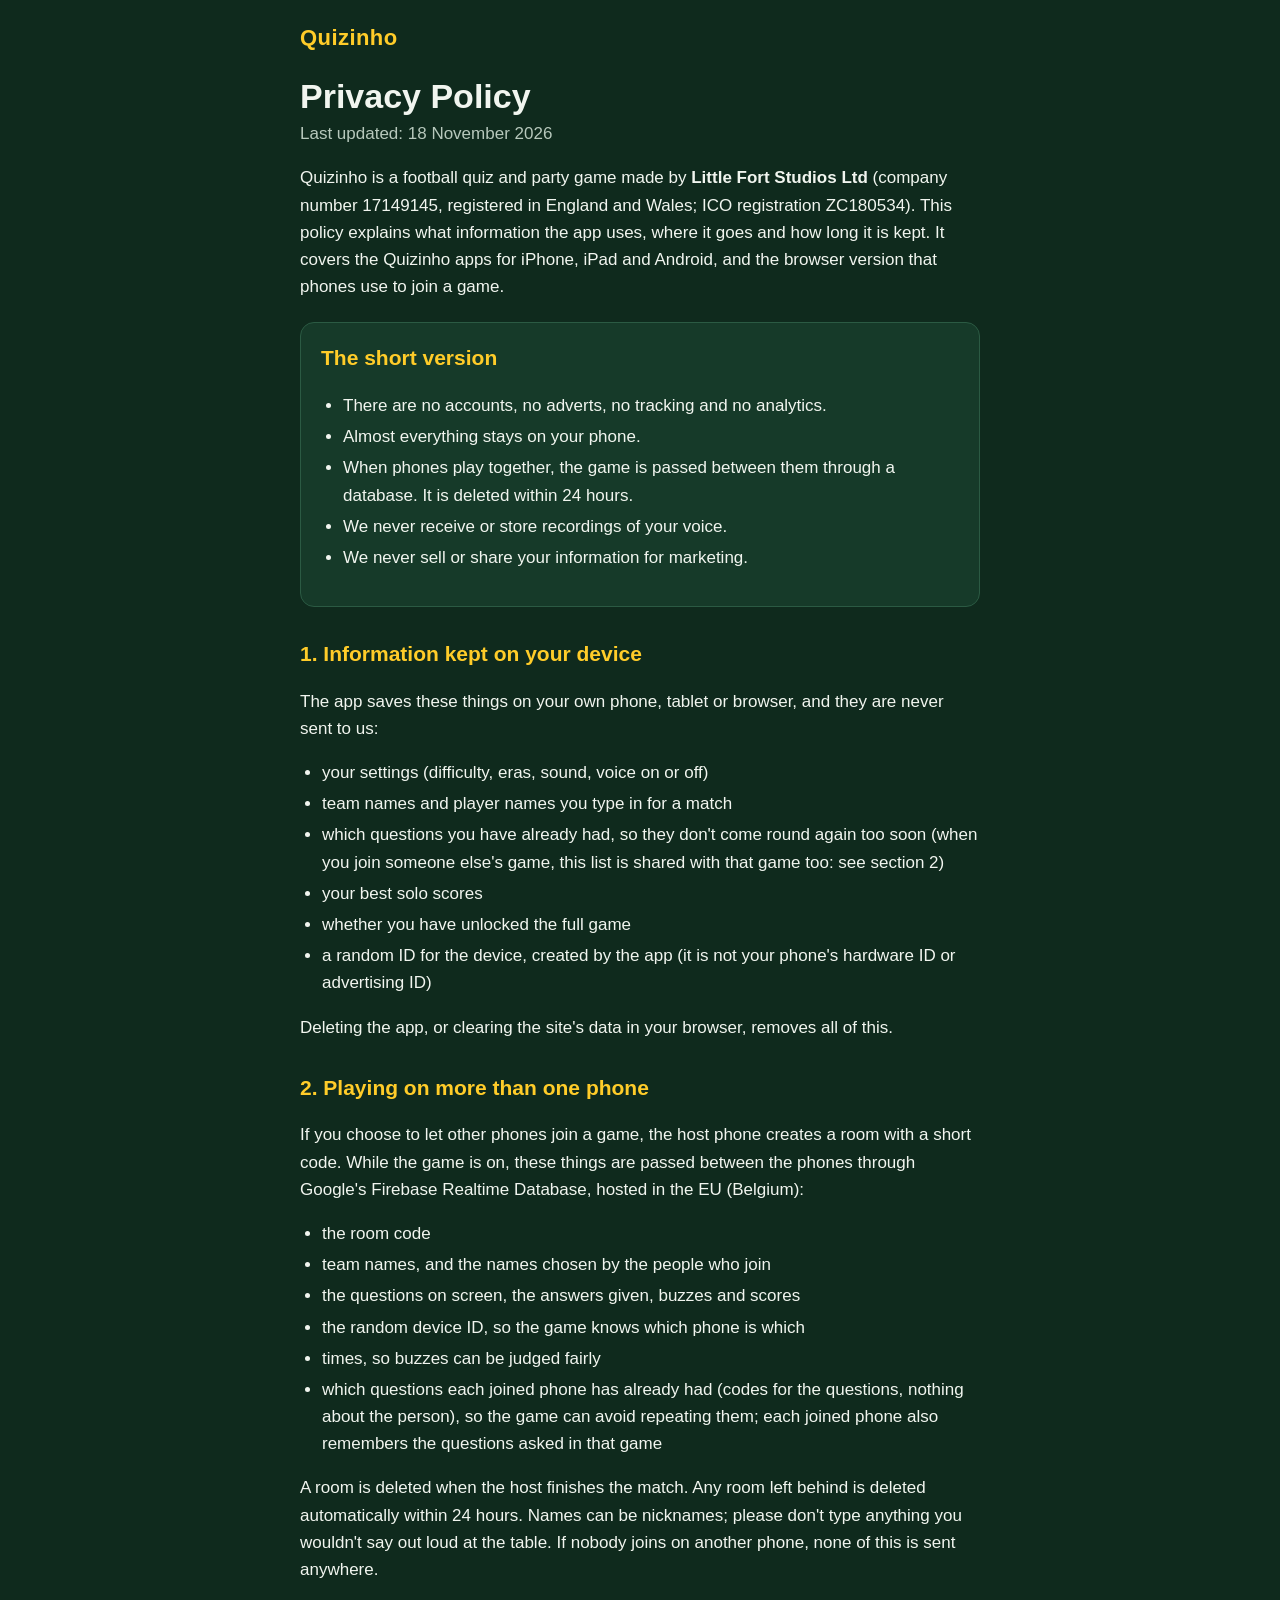
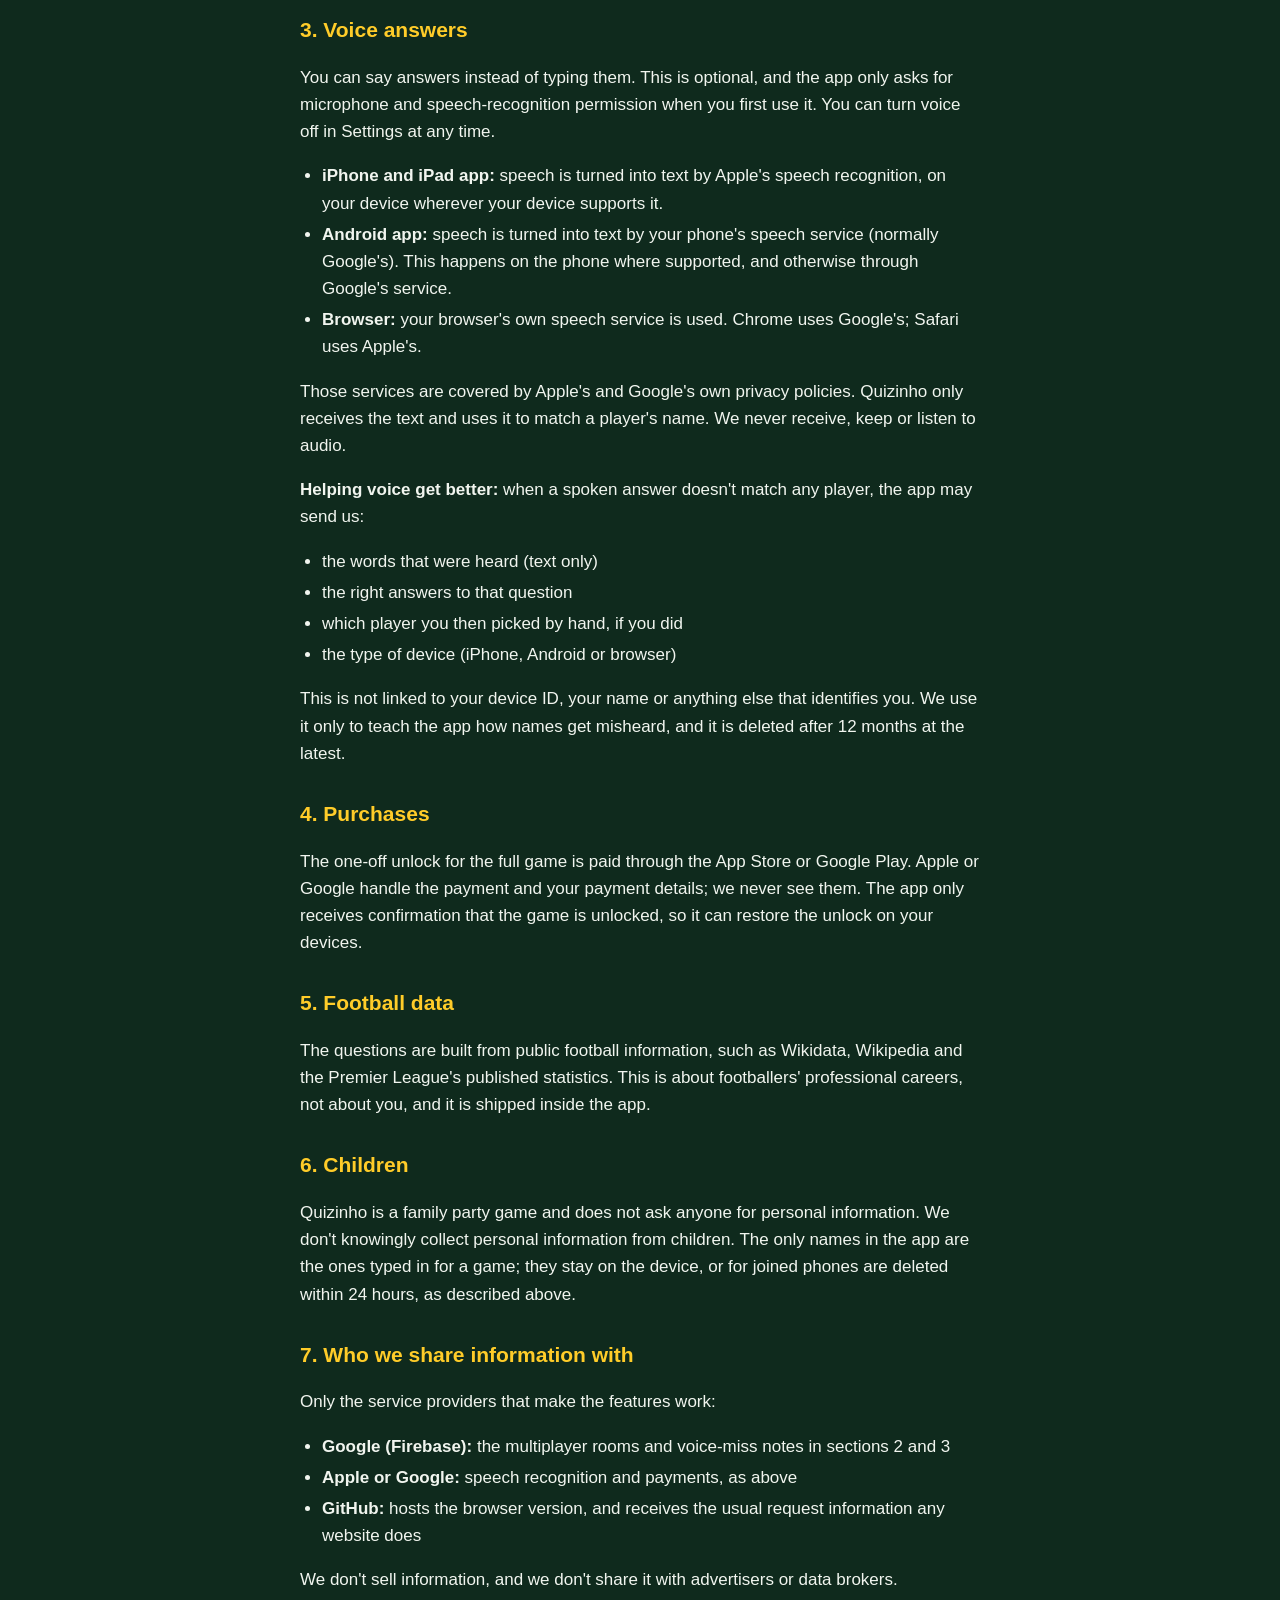
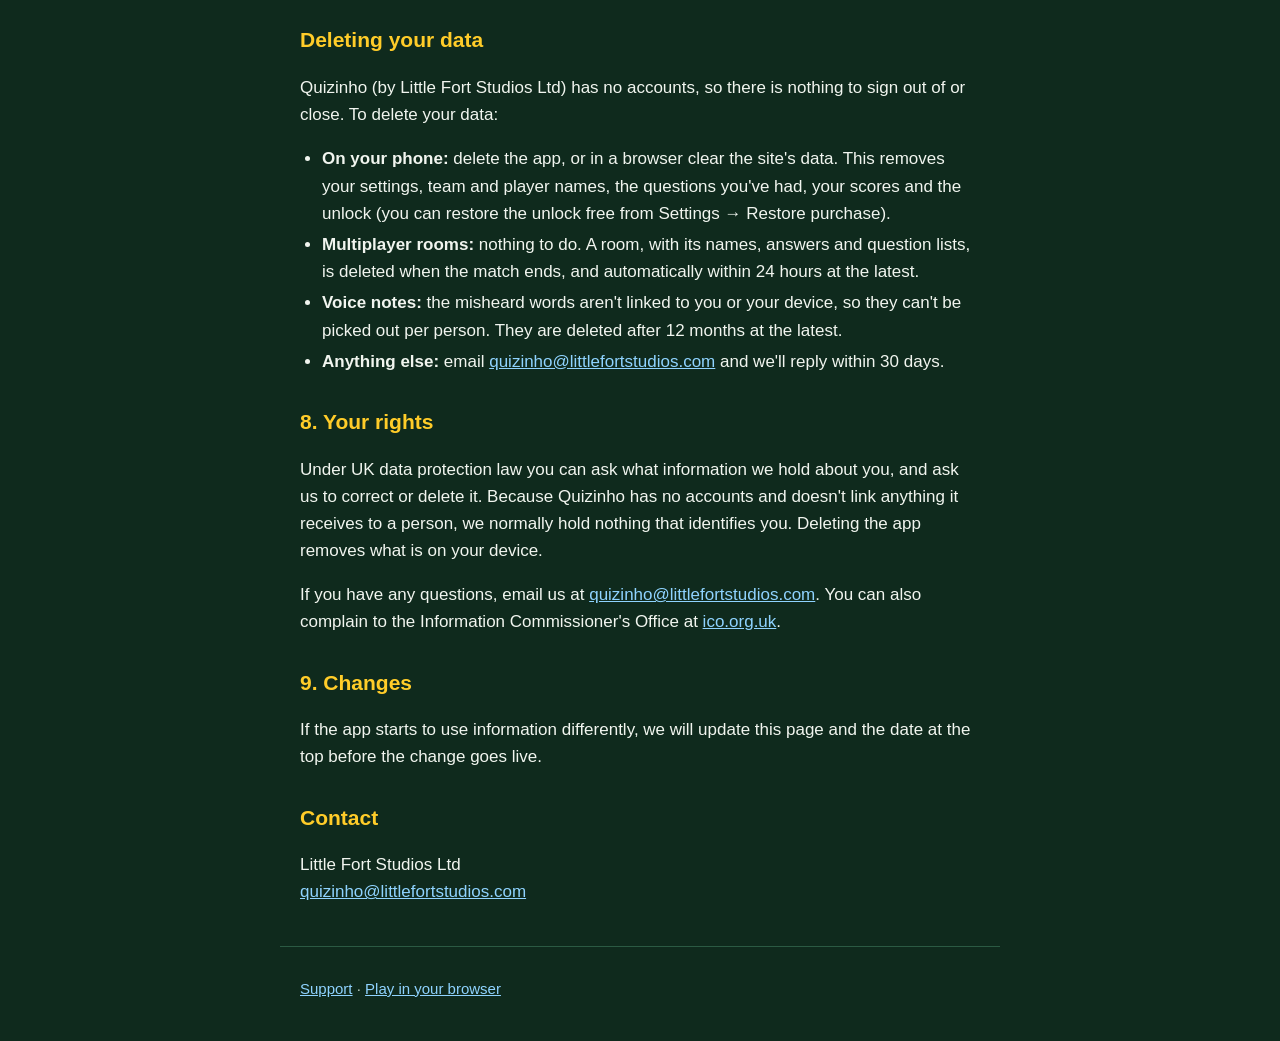
<file: site/privacy/index.html>
<!doctype html>
<html lang="en-GB">
<head>
<meta charset="utf-8">
<meta name="viewport" content="width=device-width, initial-scale=1">
<title>Quizinho Privacy Policy</title>
<meta name="description" content="How Quizinho handles your information.">
<link rel="stylesheet" href="../site.css">
</head>
<body>
<header><a href="../support/" class="brand">Quizinho</a></header>
<main>
<h1>Privacy Policy</h1>
<p class="meta">Last updated: 18 November 2026</p>

<p>Quizinho is a football quiz and party game made by <strong>Little Fort Studios Ltd</strong> (company number 17149145, registered in England and Wales; ICO registration ZC180534). This policy explains what information the app uses, where it goes and how long it is kept. It covers the Quizinho apps for iPhone, iPad and Android, and the browser version that phones use to join a game.</p>

<div class="box">
<h2>The short version</h2>
<ul>
<li>There are no accounts, no adverts, no tracking and no analytics.</li>
<li>Almost everything stays on your phone.</li>
<li>When phones play together, the game is passed between them through a database. It is deleted within 24 hours.</li>
<li>We never receive or store recordings of your voice.</li>
<li>We never sell or share your information for marketing.</li>
</ul>
</div>

<h2>1. Information kept on your device</h2>
<p>The app saves these things on your own phone, tablet or browser, and they are never sent to us:</p>
<ul>
<li>your settings (difficulty, eras, sound, voice on or off)</li>
<li>team names and player names you type in for a match</li>
<li>which questions you have already had, so they don't come round again too soon (when you join someone else's game, this list is shared with that game too: see section 2)</li>
<li>your best solo scores</li>
<li>whether you have unlocked the full game</li>
<li>a random ID for the device, created by the app (it is not your phone's hardware ID or advertising ID)</li>
</ul>
<p>Deleting the app, or clearing the site's data in your browser, removes all of this.</p>

<h2>2. Playing on more than one phone</h2>
<p>If you choose to let other phones join a game, the host phone creates a room with a short code. While the game is on, these things are passed between the phones through Google's Firebase Realtime Database, hosted in the EU (Belgium):</p>
<ul>
<li>the room code</li>
<li>team names, and the names chosen by the people who join</li>
<li>the questions on screen, the answers given, buzzes and scores</li>
<li>the random device ID, so the game knows which phone is which</li>
<li>times, so buzzes can be judged fairly</li>
<li>which questions each joined phone has already had (codes for the questions, nothing about the person), so the game can avoid repeating them; each joined phone also remembers the questions asked in that game</li>
</ul>
<p>A room is deleted when the host finishes the match. Any room left behind is deleted automatically within 24 hours. Names can be nicknames; please don't type anything you wouldn't say out loud at the table. If nobody joins on another phone, none of this is sent anywhere.</p>

<h2>3. Voice answers</h2>
<p>You can say answers instead of typing them. This is optional, and the app only asks for microphone and speech-recognition permission when you first use it. You can turn voice off in Settings at any time.</p>
<ul>
<li><strong>iPhone and iPad app:</strong> speech is turned into text by Apple's speech recognition, on your device wherever your device supports it.</li>
<li><strong>Android app:</strong> speech is turned into text by your phone's speech service (normally Google's). This happens on the phone where supported, and otherwise through Google's service.</li>
<li><strong>Browser:</strong> your browser's own speech service is used. Chrome uses Google's; Safari uses Apple's.</li>
</ul>
<p>Those services are covered by Apple's and Google's own privacy policies. Quizinho only receives the text and uses it to match a player's name. We never receive, keep or listen to audio.</p>
<p><strong>Helping voice get better:</strong> when a spoken answer doesn't match any player, the app may send us:</p>
<ul>
<li>the words that were heard (text only)</li>
<li>the right answers to that question</li>
<li>which player you then picked by hand, if you did</li>
<li>the type of device (iPhone, Android or browser)</li>
</ul>
<p>This is not linked to your device ID, your name or anything else that identifies you. We use it only to teach the app how names get misheard, and it is deleted after 12 months at the latest.</p>

<h2>4. Purchases</h2>
<p>The one-off unlock for the full game is paid through the App Store or Google Play. Apple or Google handle the payment and your payment details; we never see them. The app only receives confirmation that the game is unlocked, so it can restore the unlock on your devices.</p>

<h2>5. Football data</h2>
<p>The questions are built from public football information, such as Wikidata, Wikipedia and the Premier League's published statistics. This is about footballers' professional careers, not about you, and it is shipped inside the app.</p>

<h2>6. Children</h2>
<p>Quizinho is a family party game and does not ask anyone for personal information. We don't knowingly collect personal information from children. The only names in the app are the ones typed in for a game; they stay on the device, or for joined phones are deleted within 24 hours, as described above.</p>

<h2>7. Who we share information with</h2>
<p>Only the service providers that make the features work:</p>
<ul>
<li><strong>Google (Firebase):</strong> the multiplayer rooms and voice-miss notes in sections 2 and 3</li>
<li><strong>Apple or Google:</strong> speech recognition and payments, as above</li>
<li><strong>GitHub:</strong> hosts the browser version, and receives the usual request information any website does</li>
</ul>
<p>We don't sell information, and we don't share it with advertisers or data brokers.</p>

<h2 id="delete">Deleting your data</h2>
<p>Quizinho (by Little Fort Studios Ltd) has no accounts, so there is nothing to sign out of or close. To delete your data:</p>
<ul>
<li><strong>On your phone:</strong> delete the app, or in a browser clear the site's data. This removes your settings, team and player names, the questions you've had, your scores and the unlock (you can restore the unlock free from Settings → Restore purchase).</li>
<li><strong>Multiplayer rooms:</strong> nothing to do. A room, with its names, answers and question lists, is deleted when the match ends, and automatically within 24 hours at the latest.</li>
<li><strong>Voice notes:</strong> the misheard words aren't linked to you or your device, so they can't be picked out per person. They are deleted after 12 months at the latest.</li>
<li><strong>Anything else:</strong> email <a href="mailto:quizinho@littlefortstudios.com">quizinho@littlefortstudios.com</a> and we'll reply within 30 days.</li>
</ul>

<h2>8. Your rights</h2>
<p>Under UK data protection law you can ask what information we hold about you, and ask us to correct or delete it. Because Quizinho has no accounts and doesn't link anything it receives to a person, we normally hold nothing that identifies you. Deleting the app removes what is on your device.</p>
<p>If you have any questions, email us at <a href="mailto:quizinho@littlefortstudios.com">quizinho@littlefortstudios.com</a>. You can also complain to the Information Commissioner's Office at <a href="https://ico.org.uk">ico.org.uk</a>.</p>

<h2>9. Changes</h2>
<p>If the app starts to use information differently, we will update this page and the date at the top before the change goes live.</p>

<h2>Contact</h2>
<p>Little Fort Studios Ltd<br><a href="mailto:quizinho@littlefortstudios.com">quizinho@littlefortstudios.com</a></p>
</main>
<footer><a href="../support/">Support</a> · <a href="../">Play in your browser</a></footer>
</body>
</html>
</file>
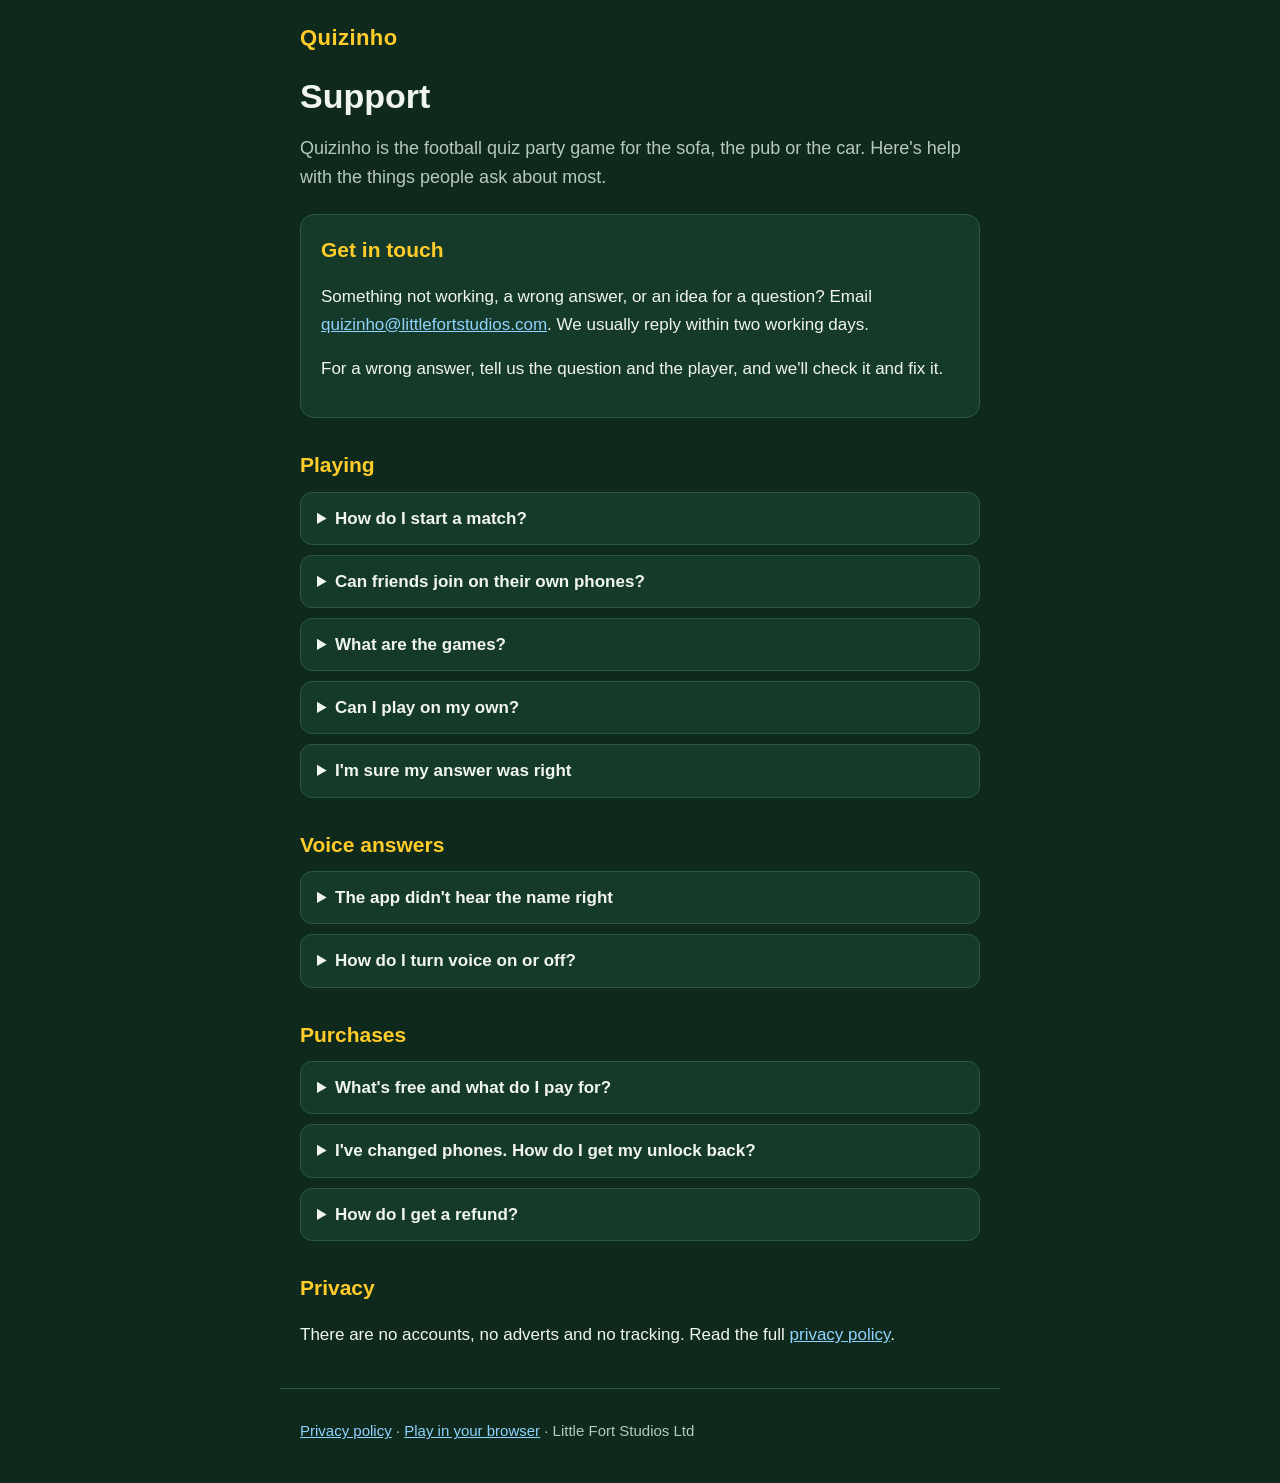
<file: site/support/index.html>
<!doctype html>
<html lang="en-GB">
<head>
<meta charset="utf-8">
<meta name="viewport" content="width=device-width, initial-scale=1">
<title>Quizinho Support</title>
<meta name="description" content="Help with Quizinho, the football quiz party game.">
<link rel="stylesheet" href="../site.css">
</head>
<body>
<header><a href="./" class="brand">Quizinho</a></header>
<main>
<h1>Support</h1>
<p class="lead">Quizinho is the football quiz party game for the sofa, the pub or the car. Here's help with the things people ask about most.</p>

<div class="box">
<h2>Get in touch</h2>
<p>Something not working, a wrong answer, or an idea for a question? Email <a href="mailto:quizinho@littlefortstudios.com">quizinho@littlefortstudios.com</a>. We usually reply within two working days.</p>
<p>For a wrong answer, tell us the question and the player, and we'll check it and fix it.</p>
</div>

<h2>Playing</h2>
<details><summary>How do I start a match?</summary>
<p>Tap <strong>Start tournament</strong>, add your teams (and player names if you like), pick a difficulty and the eras you want, then kick off. The wheel picks each round's game.</p></details>
<details><summary>Can friends join on their own phones?</summary>
<p>Yes. At the start of a match the host phone shows a QR code. Friends scan it with their camera and the game opens in their browser, with no app needed. They pick their name and can buzz, answer and take their turns on their own phone. If someone's phone drops out, their turns come back to the main phone by themselves.</p></details>
<details><summary>What are the games?</summary>
<p>Club Connections, Career Path, Starting XI Bomb, Noughts &amp; Crosses, Bidding War, Under the Radar, Football 501, Top 10 and On Your Head. Each one's rules are shown before it starts.</p></details>
<details><summary>Can I play on my own?</summary>
<p>Yes. <strong>Solo</strong> lets you play any game on your own, scored out of 100, or the Solo Cup (all of them in a row) or Survival. Your best scores are kept for each difficulty.</p></details>
<details><summary>I'm sure my answer was right</summary>
<p>Answers come from public football records and are checked, but mistakes happen, especially with loans and short spells. Some games let you count an answer that was missed. Please email us too, so we can fix it for everyone.</p></details>

<h2>Voice answers</h2>
<details><summary>The app didn't hear the name right</summary>
<p>Say the player's full name clearly, or tap the box and type instead. Typing always works. Unusual names are hardest. On iPhone the app has been taught every player's name, and in browsers and on Android it listens out for the right answers. Voice gets better over time as we learn which names get misheard.</p></details>
<details><summary>How do I turn voice on or off?</summary>
<p>Go to Settings and switch <strong>Voice answers</strong> on or off. If you said no to microphone access before, you can allow it in your phone's Settings, under Quizinho (or your browser's site settings).</p></details>

<h2>Purchases</h2>
<details><summary>What's free and what do I pay for?</summary>
<p>The Warm-Up Cup is free. Unlocking the full game (every game, the whole question database and all difficulties) is a single £2.99 payment. There are no subscriptions and no adverts.</p></details>
<details><summary>I've changed phones. How do I get my unlock back?</summary>
<p>Go to Settings and tap <strong>Restore purchase</strong>, signed in with the same Apple ID or Google account you bought it with.</p></details>
<details><summary>How do I get a refund?</summary>
<p>Payments are handled by Apple and Google, so refunds are requested from them: <a href="https://reportaproblem.apple.com">reportaproblem.apple.com</a> for the App Store, or Google Play's order history for Android.</p></details>

<h2>Privacy</h2>
<p>There are no accounts, no adverts and no tracking. Read the full <a href="../privacy/">privacy policy</a>.</p>
</main>
<footer><a href="../privacy/">Privacy policy</a> · <a href="../">Play in your browser</a> · Little Fort Studios Ltd</footer>
</body>
</html>
</file>
<file: site/site.css>
:root {
  --bg: #0f2a1d;
  --panel: #163a29;
  --line: #2b5a43;
  --text: #f1f5ef;
  --muted: #b7c8bc;
  --accent: #ffcc29;
  --link: #8fd3ff;
}
* { box-sizing: border-box; }
body {
  margin: 0;
  background: var(--bg);
  color: var(--text);
  font: 17px/1.6 -apple-system, BlinkMacSystemFont, "Segoe UI", Roboto, Helvetica, Arial, sans-serif;
}
header, main, footer {
  max-width: 720px;
  margin: 0 auto;
  padding-left: max(20px, env(safe-area-inset-left));
  padding-right: max(20px, env(safe-area-inset-right));
}
header { padding-top: 20px; padding-bottom: 4px; }
.brand { color: var(--accent); font-weight: 800; font-size: 22px; letter-spacing: .02em; text-decoration: none; }
h1 { font-size: 34px; line-height: 1.15; margin: 18px 0 4px; }
h2 { font-size: 21px; margin: 30px 0 8px; color: var(--accent); }
.box h2 { margin-top: 0; }
.meta { color: var(--muted); margin-top: 0; }
.lead { color: var(--muted); font-size: 18px; }
a { color: var(--link); }
ul { padding-left: 22px; }
li { margin: 4px 0; }
.box {
  background: var(--panel);
  border: 1px solid var(--line);
  border-radius: 14px;
  padding: 18px 20px;
  margin: 22px 0;
}
details {
  background: var(--panel);
  border: 1px solid var(--line);
  border-radius: 12px;
  padding: 12px 16px;
  margin: 10px 0;
}
summary { cursor: pointer; font-weight: 700; }
details p { margin: 10px 0 2px; color: var(--muted); }
footer { padding-top: 30px; padding-bottom: 40px; color: var(--muted); font-size: 15px; border-top: 1px solid var(--line); margin-top: 40px; }
</file>
